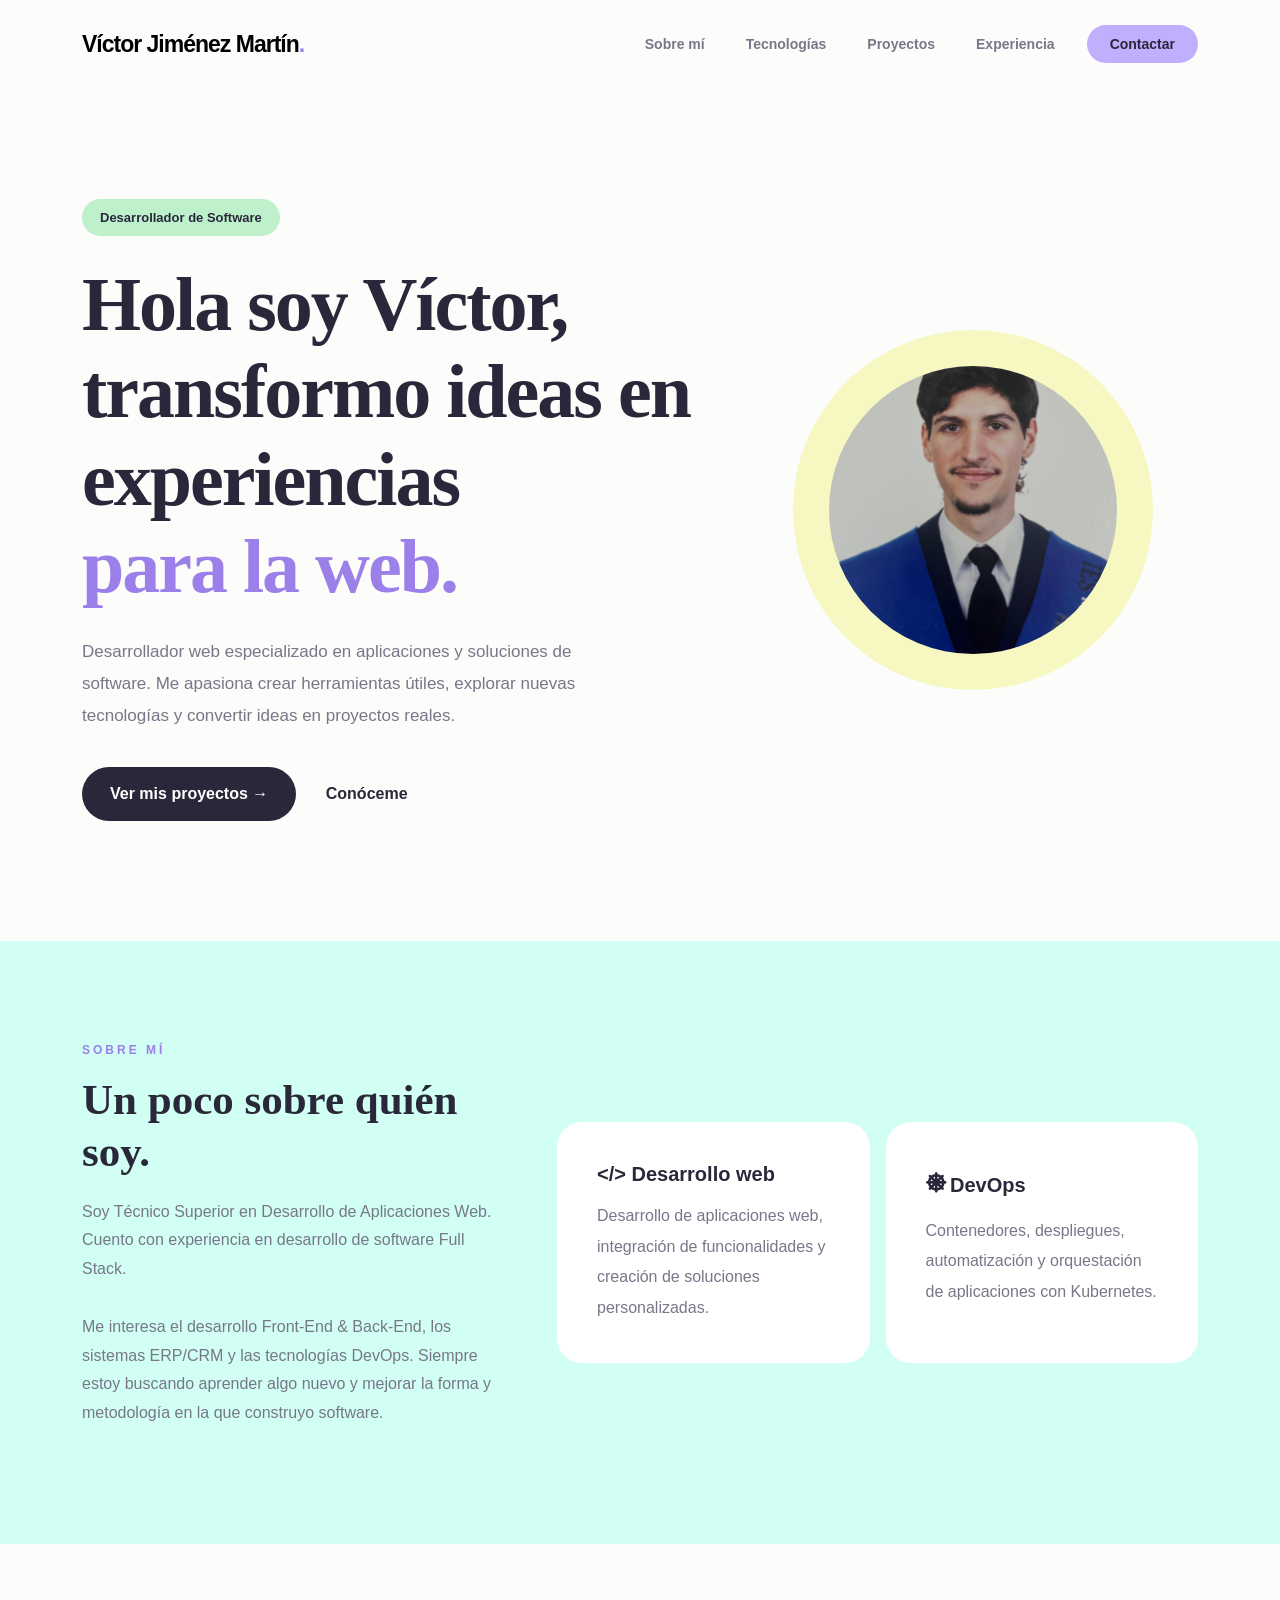
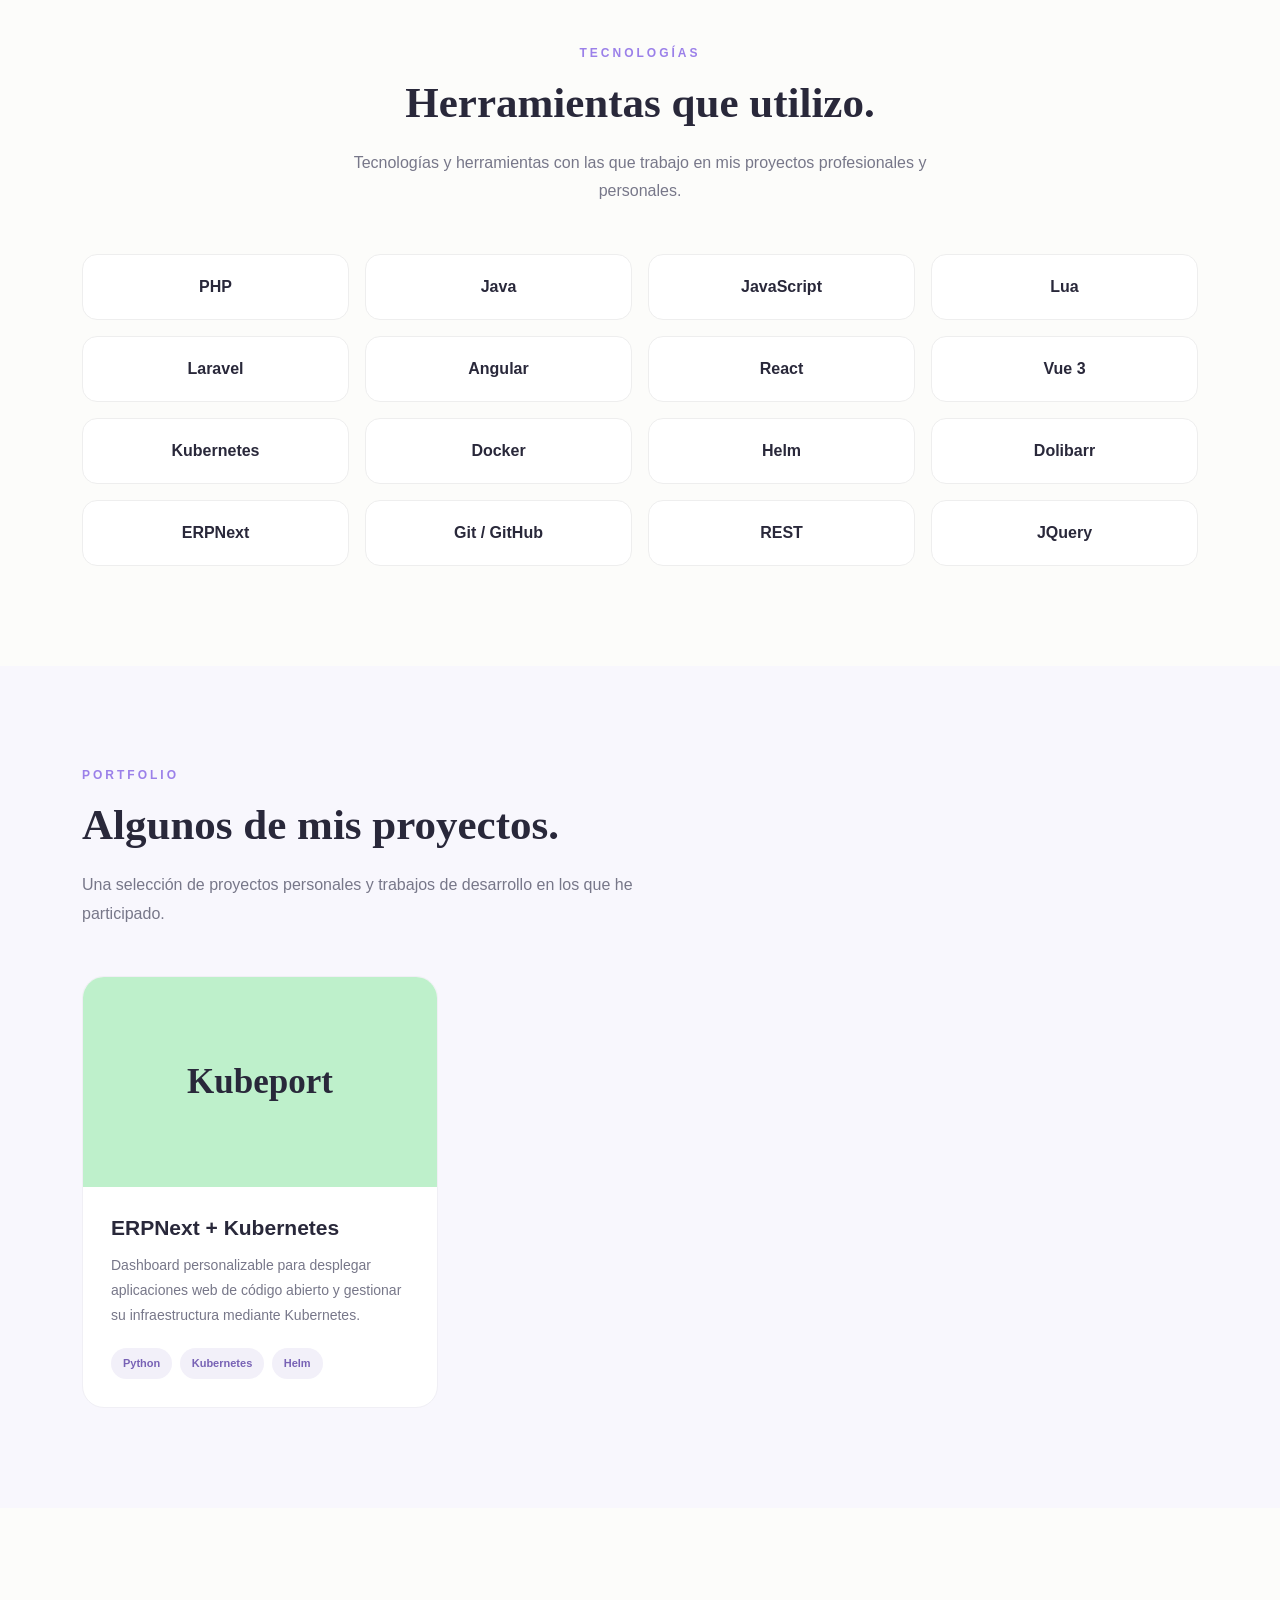
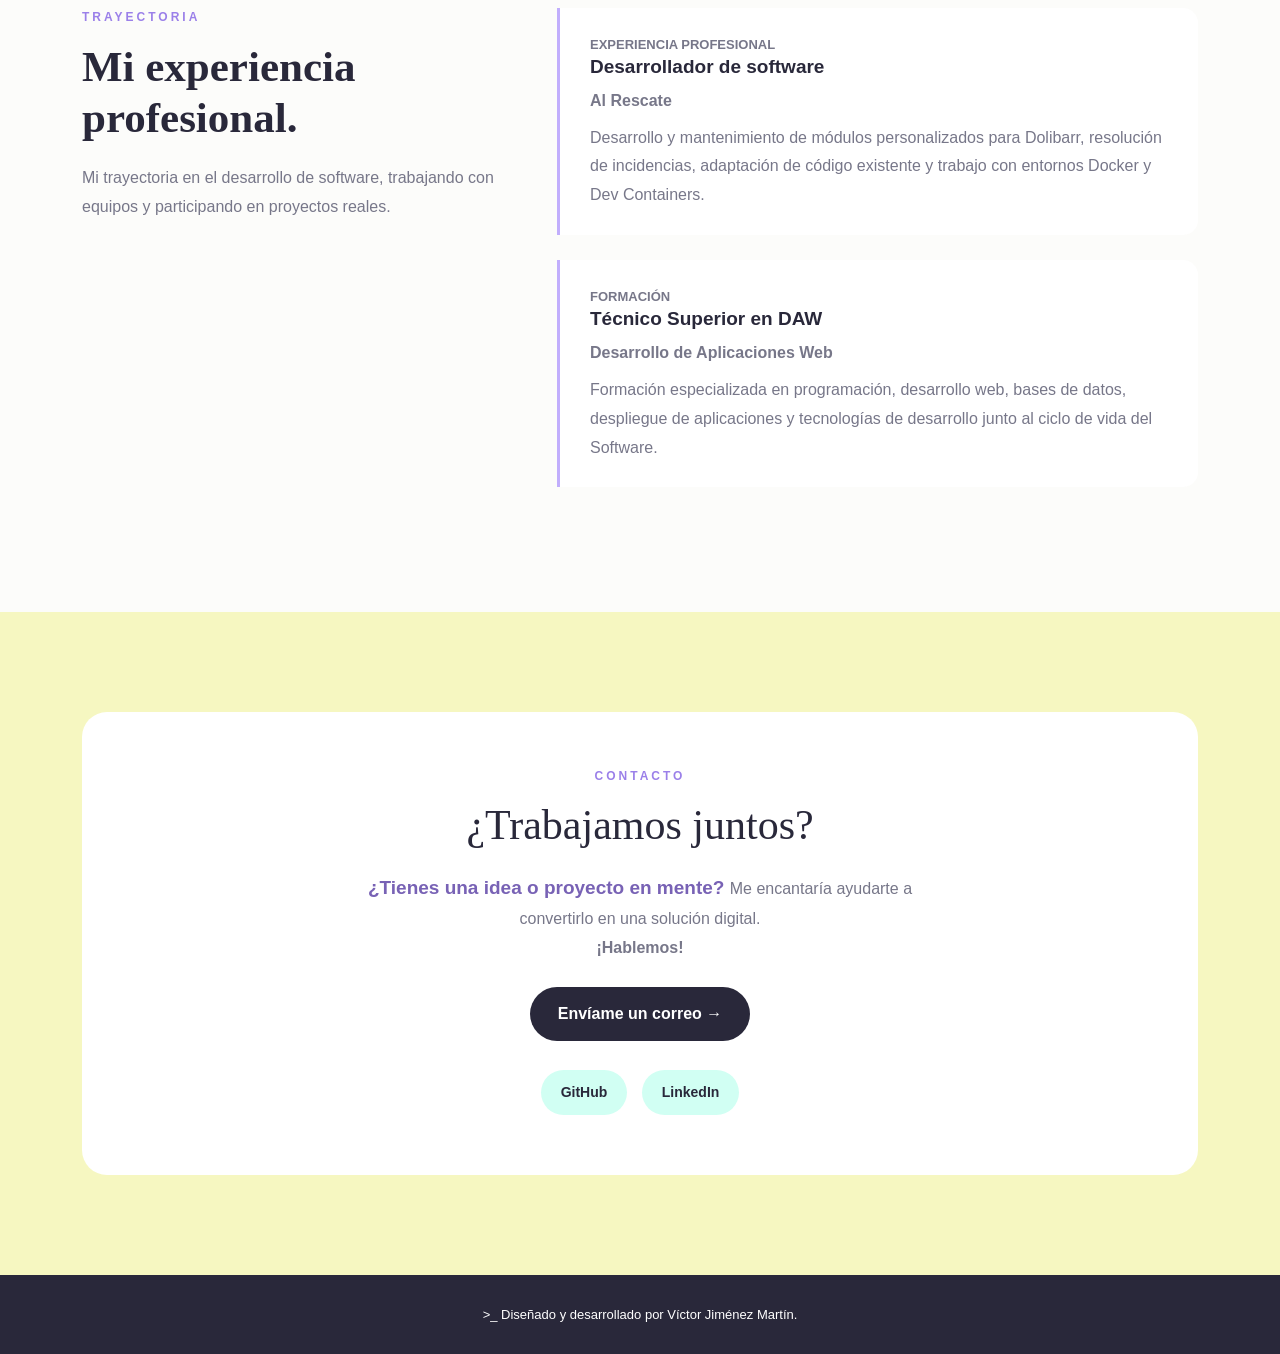
<file: index.html>
<!DOCTYPE html>
<html lang="en">
<head>
    <meta charset="UTF-8">
    <meta name="viewport" content="width=device-width, initial-scale=1.0">
    <title>Portfolio Victor Jimenez Martin</title>
    <!-- Bootstrap CSS -->
    <link href="https://cdn.jsdelivr.net/npm/bootstrap@5.3.8/dist/css/bootstrap.min.css" rel="stylesheet">
    <link rel="stylesheet" href="style.css">
</head>
<body>

    <!-- NAVBAR -->
    <nav class="navbar navbar-expand-lg sticky-top">
        <div class="container">
            <a class="navbar-brand" href="#">
                Víctor Jiménez Martín<span>.</span>
            </a>

            <button class="navbar-toggler" type="button"
                data-bs-toggle="collapse" data-bs-target="#navbarMenu">
                <span class="navbar-toggler-icon"></span>
            </button>

            <div class="collapse navbar-collapse" id="navbarMenu">

                <ul class="navbar-nav ms-auto align-items-lg-center">

                    <li class="nav-item">
                        <a class="nav-link" href="#about">Sobre mí</a>
                    </li>

                    <li class="nav-item">
                        <a class="nav-link" href="#skills">Tecnologías</a>
                    </li>

                    <li class="nav-item">
                        <a class="nav-link" href="#projects">Proyectos</a>
                    </li>

                    <li class="nav-item">
                        <a class="nav-link" href="#experience">Experiencia</a>
                    </li>

                    <li class="nav-item ms-lg-4 mt-3 mt-lg-0">
                        <a class="btn-contact" href="#contact">Contactar</a>
                    </li>

                </ul>

            </div>
        </div>
    </nav>

    <!-- HERO -->
     <header class="hero">
        <div class="container">
            <div class="row align-items-center">
                <div class="col-lg-7">
                    <span class="hero-span">Desarrollador de Software</span>

                    <h1 class="h1-hero">
                        Hola soy Víctor, <br>
                        transformo ideas en <br>
                        experiencias<br>
                        <span>para la web.</span>
                    </h1>

                    <p class="hero-description">
                        Desarrollador web especializado en aplicaciones
                        y soluciones de software. Me apasiona crear
                        herramientas útiles, explorar nuevas tecnologías
                        y convertir ideas en proyectos reales.
                    </p>

                    <a href="#projects" class="btn-primary-custom">
                        Ver mis proyectos →
                    </a>

                    <a href="#about" class="btn-secondary-custom">
                        Conóceme
                    </a>
                </div>

                <div class="col-lg-5">
                    <div class="hero-image">
                    <img class="hero-photo" src="./Media/photo_cv.jpeg" alt="Víctor Jiménez">
                    </div>
                </div>
            </div>
            
        </div>
     </header>

     <!-- ABOUT -->

    <section class="about" id="about">

        <div class="container">

            <div class="row align-items-center g-4">

                <div class="col-lg-5 pe-lg-5">

                    <p class="section-label">Sobre mí</p>

                    <h2 class="section-title">
                        Un poco sobre quién soy.
                    </h2>

                    <p class="section-description">
                        Soy Técnico Superior en Desarrollo de Aplicaciones
                        Web. Cuento con experiencia en desarrollo de
                        software Full Stack.

                        <br><br>

                        Me interesa el desarrollo Front-End & Back-End,
                        los sistemas ERP/CRM y las tecnologías DevOps.
                        Siempre estoy buscando aprender algo nuevo
                        y mejorar la forma y metodología en la que construyo software.
                    </p>

                </div>

                <div class="col-lg-7">

                    <div class="row g-3">

                        <div class="col-md-6">

                            <div class="about-card">

                                <h3>&lt;/&gt; Desarrollo web</h3>

                                <p>
                                    Desarrollo de aplicaciones web,
                                    integración de funcionalidades
                                    y creación de soluciones personalizadas.
                                </p>

                            </div>

                        </div>

                        <div class="col-md-6">

                            <div class="about-card">

                                <h3><span class="fs-2">⎈</span> DevOps</h3>

                                <p>
                                    Contenedores, despliegues,
                                    automatización y orquestación
                                    de aplicaciones con Kubernetes.
                                </p>

                            </div>

                        </div>

                    </div>

                </div>

            </div>

        </div>

    </section>

    <!-- SKILLS -->

    <section id="skills">

        <div class="container">

            <div class="text-center mb-5">

                <p class="section-label">Tecnologías</p>

                <h2 class="section-title">
                    Herramientas que utilizo.
                </h2>

                <p class="section-description mx-auto">
                    Tecnologías y herramientas con las que trabajo
                    en mis proyectos profesionales y personales.
                </p>

            </div>

            <div class="row g-3">

                <div class="col-6 col-md-3"><div class="skill-item">PHP</div></div>
                <div class="col-6 col-md-3"><div class="skill-item">Java</div></div>
                <div class="col-6 col-md-3"><div class="skill-item">JavaScript</div></div>
                 <div class="col-6 col-md-3"><div class="skill-item">Lua</div></div>
                <div class="col-6 col-md-3"><div class="skill-item">Laravel</div></div>
                <div class="col-6 col-md-3"><div class="skill-item">Angular</div></div>
                <div class="col-6 col-md-3"><div class="skill-item">React</div></div>
                <div class="col-6 col-md-3"><div class="skill-item">Vue 3</div></div>
                <div class="col-6 col-md-3"><div class="skill-item">Kubernetes</div></div>
                <div class="col-6 col-md-3"><div class="skill-item">Docker</div></div>
                <div class="col-6 col-md-3"><div class="skill-item">Helm</div></div>
                <div class="col-6 col-md-3"><div class="skill-item">Dolibarr</div></div>
                <div class="col-6 col-md-3"><div class="skill-item">ERPNext</div></div>
                <div class="col-6 col-md-3"><div class="skill-item">Git / GitHub</div></div>
                <div class="col-6 col-md-3"><div class="skill-item">REST</div></div>
                <div class="col-6 col-md-3"><div class="skill-item">JQuery</div></div>

            </div>

        </div>

    </section>

      <!-- PROJECTS -->

    <section class="projects" id="projects">

        <div class="container">

            <div class="mb-5">

                <p class="section-label">Portfolio</p>

                <h2 class="section-title">
                    Algunos de mis proyectos.
                </h2>

                <p class="section-description">
                    Una selección de proyectos personales y trabajos
                    de desarrollo en los que he participado.
                </p>

            </div>

            <div class="row g-4">

                <div class="col-lg-4 col-md-6">

                    <article class="project-card">

                        <div class="project-cover cover-two">
                            Kubeport
                        </div>

                        <div class="project-content">

                            <h3>ERPNext + Kubernetes</h3>

                            <p>
                                Dashboard personalizable para desplegar
                                aplicaciones web de código abierto
                                y gestionar su infraestructura
                                mediante Kubernetes.
                            </p>

                            <div>
                                <span class="tech-tag">Python</span>
                                <span class="tech-tag">Kubernetes</span>
                                <span class="tech-tag">Helm</span>
                            </div>

                        </div>

                    </article>

                </div>

            </div>

        </div>

    </section>


    <!-- EXPERIENCE -->

    <section id="experience">

        <div class="container">

            <div class="row">

                <div class="col-lg-5">

                    <p class="section-label">Trayectoria</p>

                    <h2 class="section-title">
                        Mi experiencia profesional.
                    </h2>

                    <p class="section-description">
                        Mi trayectoria en el desarrollo de software,
                        trabajando con equipos y participando
                        en proyectos reales.
                    </p>

                </div>

                <div class="col-lg-7">

                    <div class="experience-item">

                        <p class="experience-date">
                            EXPERIENCIA PROFESIONAL
                        </p>

                        <h3>Desarrollador de software</h3>

                        <p class="fw-bold mb-2">Al Rescate</p>

                        <p>
                            Desarrollo y mantenimiento de módulos
                            personalizados para Dolibarr, resolución
                            de incidencias, adaptación de código
                            existente y trabajo con entornos Docker
                            y Dev Containers.
                        </p>

                    </div>

                    <div class="experience-item">

                        <p class="experience-date">FORMACIÓN</p>

                        <h3>Técnico Superior en DAW</h3>

                        <p class="fw-bold mb-2">
                            Desarrollo de Aplicaciones Web
                        </p>

                        <p>
                            Formación especializada en programación,
                            desarrollo web, bases de datos,
                            despliegue de aplicaciones y
                            tecnologías de desarrollo junto al ciclo de vida del Software.
                        </p>

                    </div>

                </div>

            </div>

        </div>

    </section>


    <!-- CONTACT -->

    <section class="contact" id="contact">

        <div class="container">

            <div class="contact-box text-center">

                <p class="section-label">Contacto</p>

                <h2>¿Trabajamos juntos?</h2>

                <p class="section-description mx-auto mb-4">
                   <span class="contact-message">¿Tienes una idea o proyecto en mente? </span>
                   Me encantaría ayudarte a convertirlo en una solución digital. <br>
                   <b>¡Hablemos!</b>
                </p>

                <a href="mailto:victorjimenezmartin05@gmail.com"
                    class="btn-primary-custom">
                    Envíame un correo →
                </a>

                <div class="mt-4">

                    <a href="https://github.com/victorjimenezmartinDEV"
                        target="_blank" class="contact-link">
                        GitHub
                    </a>

                    <a href="https://www.linkedin.com/in/v%C3%ADctor-jim%C3%A9nez-mart%C3%ADn-297b84398/"
                        target="_blank" class="contact-link">
                        LinkedIn
                    </a>

                </div>

            </div>

        </div>

    </section>


    <!-- FOOTER -->

    <footer>

        <div class="container">

            <p class="mb-0">
              >_  Diseñado y desarrollado por Víctor Jiménez Martín.
            </p>

        </div>

    </footer>

     <!-- Bootstrap JS -->

    <script src="https://cdn.jsdelivr.net/npm/bootstrap@5.3.8/dist/js/bootstrap.bundle.min.js"></script>
</body>
</html>
</file>
<file: style.css>
:root {
    --yellow: #F6F7C1;
    --green: #BEF0CB;
    --mint: #D1FFF3;
    --purple: #C1AEFC;
    --dark: #29283A;
    --gray: #777789;
    --white: #FFFFFF;
}

* {
    margin: 0;
    padding: 0;
    box-sizing: border-box;
}

html {
    scroll-behavior: smooth;
}

body {
    font-family: 'DM Sans', sans-serif;
    color: var(--dark);
    background-color: #FCFCFA;
}

a {
    text-decoration: none;
    color: inherit;
}

/* NAVBAR */

.navbar {
    padding: 22px 0;
    background: rgba(252, 252, 250, 0.95);
}

.navbar-brand {
    font-size: 23px;
    font-weight: 800;
    letter-spacing: -1px;
}

.navbar-brand span {
    color: #9B80E9;
}

.nav-link {
    color: var(--gray);
    font-size: 14px;
    font-weight: 600;
    margin-left: 25px;
    transition: .3s;
}

.nav-link:hover {
    color: #9B80E9;
}

.btn-contact {
    background: var(--purple);
    color: var(--dark);
    padding: 11px 23px;
    border-radius: 30px;
    font-weight: 700;
    font-size: 14px;
    transition: .3s;
}

.btn-contact:hover {
    background: var(--dark);
    color: white;
    transform: translateY(-2px);
}


/* HERO */

.hero {
    padding: 110px 0 120px;
    overflow: hidden;
}


.hero-span{
    display: inline-block;
    color: var(--dark);
    background: var(--green);
    padding: 9px 18px;
    border-radius: 30px;
    font-size: 13px;
    font-weight: 700;
    margin-bottom: 25px;
}

.hero h1 {
    font-family: 'Playfair Display', serif;
    font-size: clamp(45px, 6vw, 76px);
    line-height: 1.15;
    font-weight: 700;
    letter-spacing: -2px;
}

.hero h1 span{
    color: #9B80E9;
}


.hero-description{
    color: var(--gray);
    font-size: 17px;
    line-height: 1.9;
    max-width: 520px;
    margin: 25px 0 35px;
}

.btn-primary-custom {
    display: inline-block;
    background: var(--dark);
    color: white;
    padding: 15px 28px;
    border-radius: 30px;
    font-weight: 700;
    transition: .3s;
}

.btn-primary-custom:hover {
    background: #9B80E9;
    color: white;
    transform: translateY(-3px);
}

.btn-secondary-custom {
    display: inline-block;
    padding: 15px 25px;
    font-weight: 700;
    color: var(--dark);
}


.hero-image {
    width: 360px;
    height: 360px;
    background: var(--yellow);
    border-radius: 50%;
    margin: auto;
    display: flex;
    align-items: center;
    justify-content: center;
    position: relative;
}

.hero-photo {
    width: 80%;
    height: 80%;
    border-radius: 50%;
    object-fit: cover;
    object-position: center 31%;
}

/* GENERAL SECTIONS */

section {
    padding: 100px 0;
}

.section-label {
    color: #9B80E9;
    text-transform: uppercase;
    font-size: 12px;
    font-weight: 800;
    letter-spacing: 3px;
    margin-bottom: 15px;
}

.section-title {
    font-family: 'Playfair Display', serif;
    font-size: 43px;
    font-weight: 700;
    margin-bottom: 20px;
}

.section-description {
    color: var(--gray);
    line-height: 1.8;
    max-width: 600px;
}


/* ABOUT */

.about {
    background: var(--mint);
}

.about-card {
    background: white;
    padding: 40px;
    border-radius: 25px;
    height: 100%;
}

.about-card h3 {
    font-size: 20px;
    font-weight: 800;
    margin-bottom: 15px;
}

.about-card p {
    color: var(--gray);
    line-height: 1.9;
    margin-bottom: 0;
}

/* SKILLS */

.skill-item {
    background: white;
    border: 1px solid #EEEEEE;
    border-radius: 15px;
    padding: 20px;
    text-align: center;
    font-weight: 700;
    transition: .3s;
}

.skill-item:hover {
    background: var(--yellow);
    transform: translateY(-5px);
    border-color: transparent;
}

/* PROJECTS */

.projects {
    background: #F8F7FD;
}

.project-card {
    background: white;
    border-radius: 22px;
    overflow: hidden;
    height: 100%;
    transition: .3s;
    border: 1px solid #F0EFF5;
}

.project-card:hover {
    transform: translateY(-7px);
    box-shadow: 0 15px 35px rgba(50, 40, 80, .08);
}

.project-cover {
    height: 210px;
    display: flex;
    align-items: center;
    justify-content: center;
    font-family: 'Playfair Display', serif;
    font-size: 35px;
    font-weight: 700;
}

.cover-one {
    background: var(--yellow);
}

.cover-two {
    background: var(--green);
}

.cover-three {
    background: var(--purple);
}

.project-content {
    padding: 28px;
}

.project-content h3 {
    font-size: 21px;
    font-weight: 800;
    margin-bottom: 12px;
}

.project-content p {
    color: var(--gray);
    font-size: 14px;
    line-height: 1.8;
}

.tech-tag {
    display: inline-block;
    background: #F2F0F9;
    color: #7862B5;
    font-size: 11px;
    font-weight: 700;
    padding: 7px 12px;
    border-radius: 20px;
    margin: 4px 3px 0 0;
}

/* EXPERIENCE */

.experience-item {
    padding: 25px 30px;
    border-left: 3px solid var(--purple);
    margin-bottom: 25px;
    background: white;
    border-radius: 0 15px 15px 0;
}

.experience-item h3 {
    font-size: 19px;
    font-weight: 800;
}

.experience-date {
    color: #9B80E9;
    font-size: 13px;
    font-weight: 700;
    margin-bottom: 10px;
}

.experience-item p {
    color: var(--gray);
    line-height: 1.8;
    margin-bottom: 0;
}

/* CONTACT */

.contact {
    background: var(--yellow);
}

.contact-box {
    background: white;
    border-radius: 25px;
    padding: 55px;
}

.contact-box h2 {
    font-family: 'Playfair Display', serif;
    font-size: 42px;
    margin-bottom: 20px;
}

.contact-link {
    display: inline-block;
    padding: 12px 20px;
    background: var(--mint);
    border-radius: 30px;
    font-weight: 700;
    font-size: 14px;
    margin: 5px;
    transition: .3s;
}

.contact-link:hover {
    background: var(--purple);
}

.contact-message {
    font-size: 19px;
    font-weight: bold;
    color: #7862B5;
}

/* FOOTER */

footer {
    padding: 30px 0;
    background: var(--dark);
    color: white;
    text-align: center;
    font-size: 13px;
}

footer span {
    color: var(--purple);
}

/* RESPONSIVE */

@media (max-width: 768px) {

    .hero {
        padding: 70px 0;
        text-align: center;
    }

    .hero-description {
        margin-left: auto;
        margin-right: auto;
    }

    .hero-image {
        width: 280px;
        height: 280px;
        margin-top: 60px;
    }

    .hero-image::before {
        width: 220px;
        height: 220px;
    }

    .hero-initials {
        font-size: 75px;
    }

    section {
        padding: 70px 0;
    }

    .section-title {
        font-size: 35px;
    }

    .contact-box {
        padding: 30px 20px;
    }

    .contact-box h2 {
        font-size: 32px;
    }

    .nav-link {
        margin-left: 0;
    }
}
</file>
